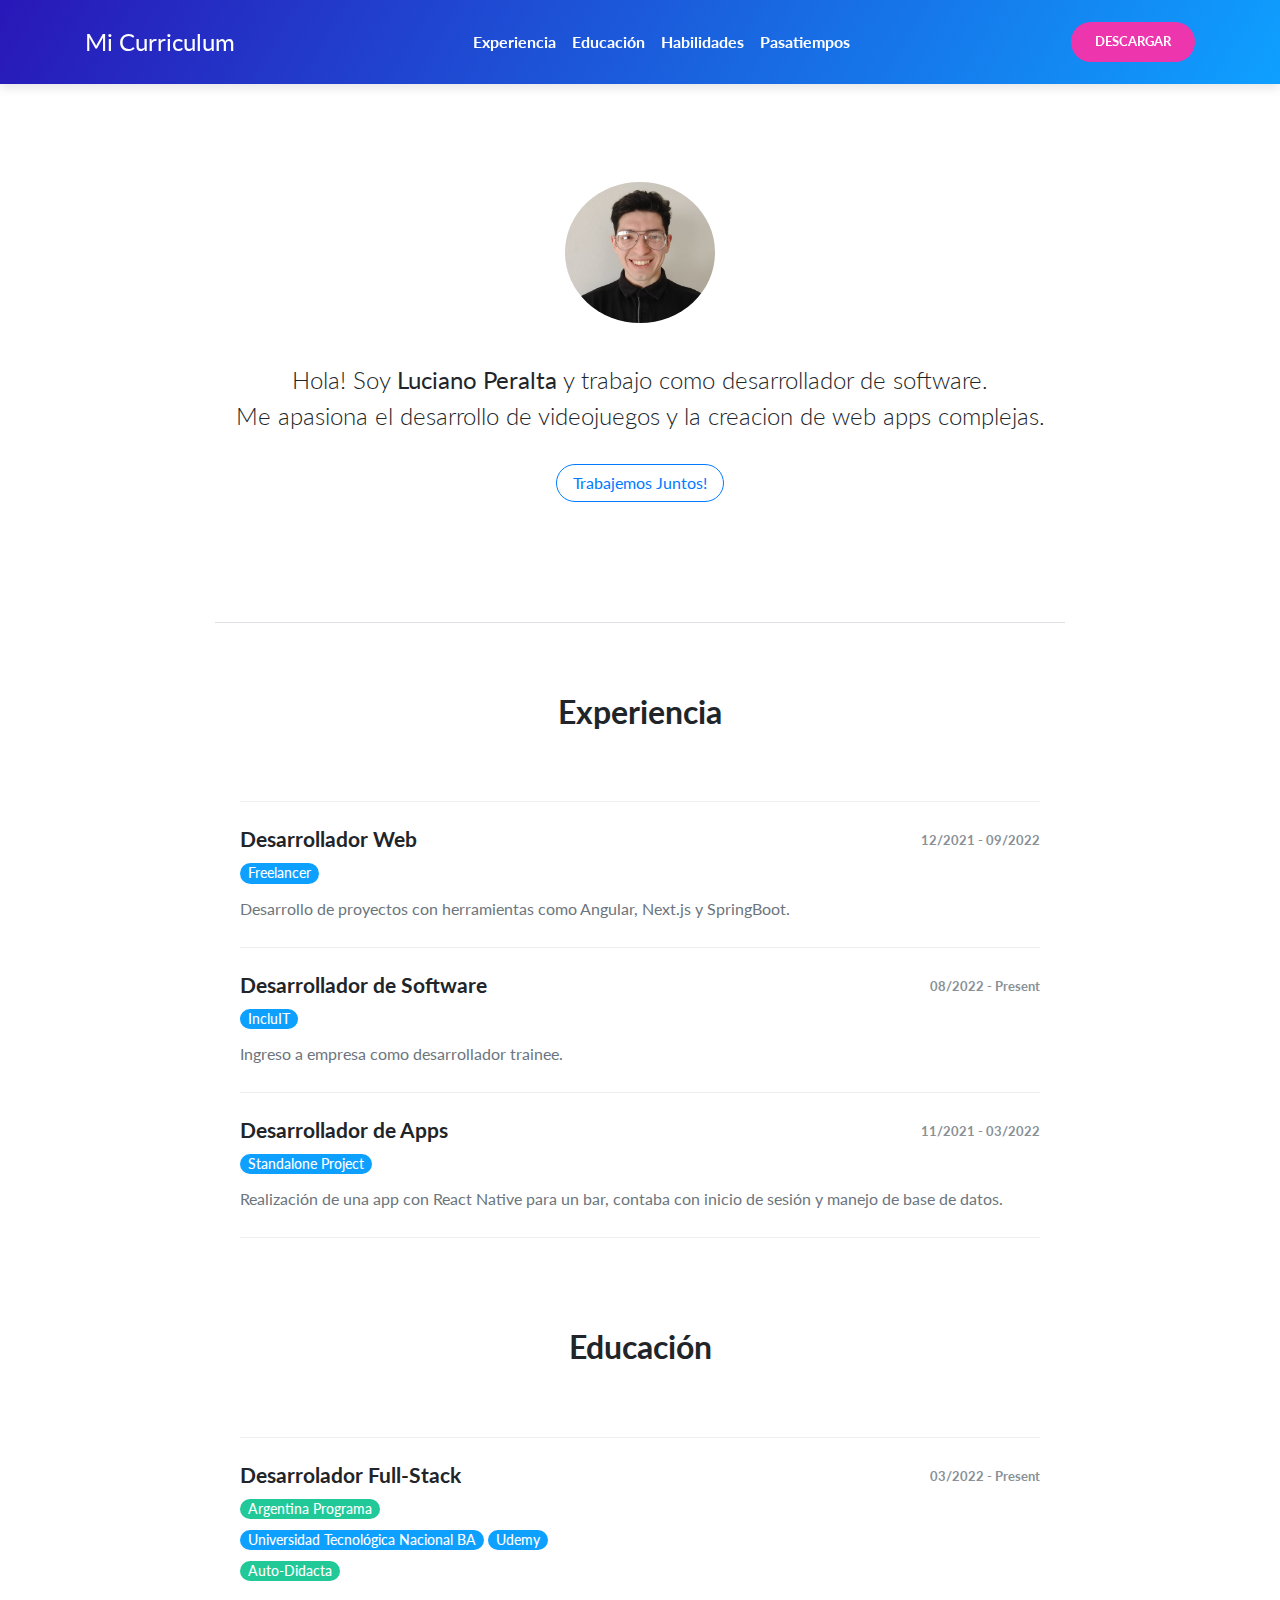
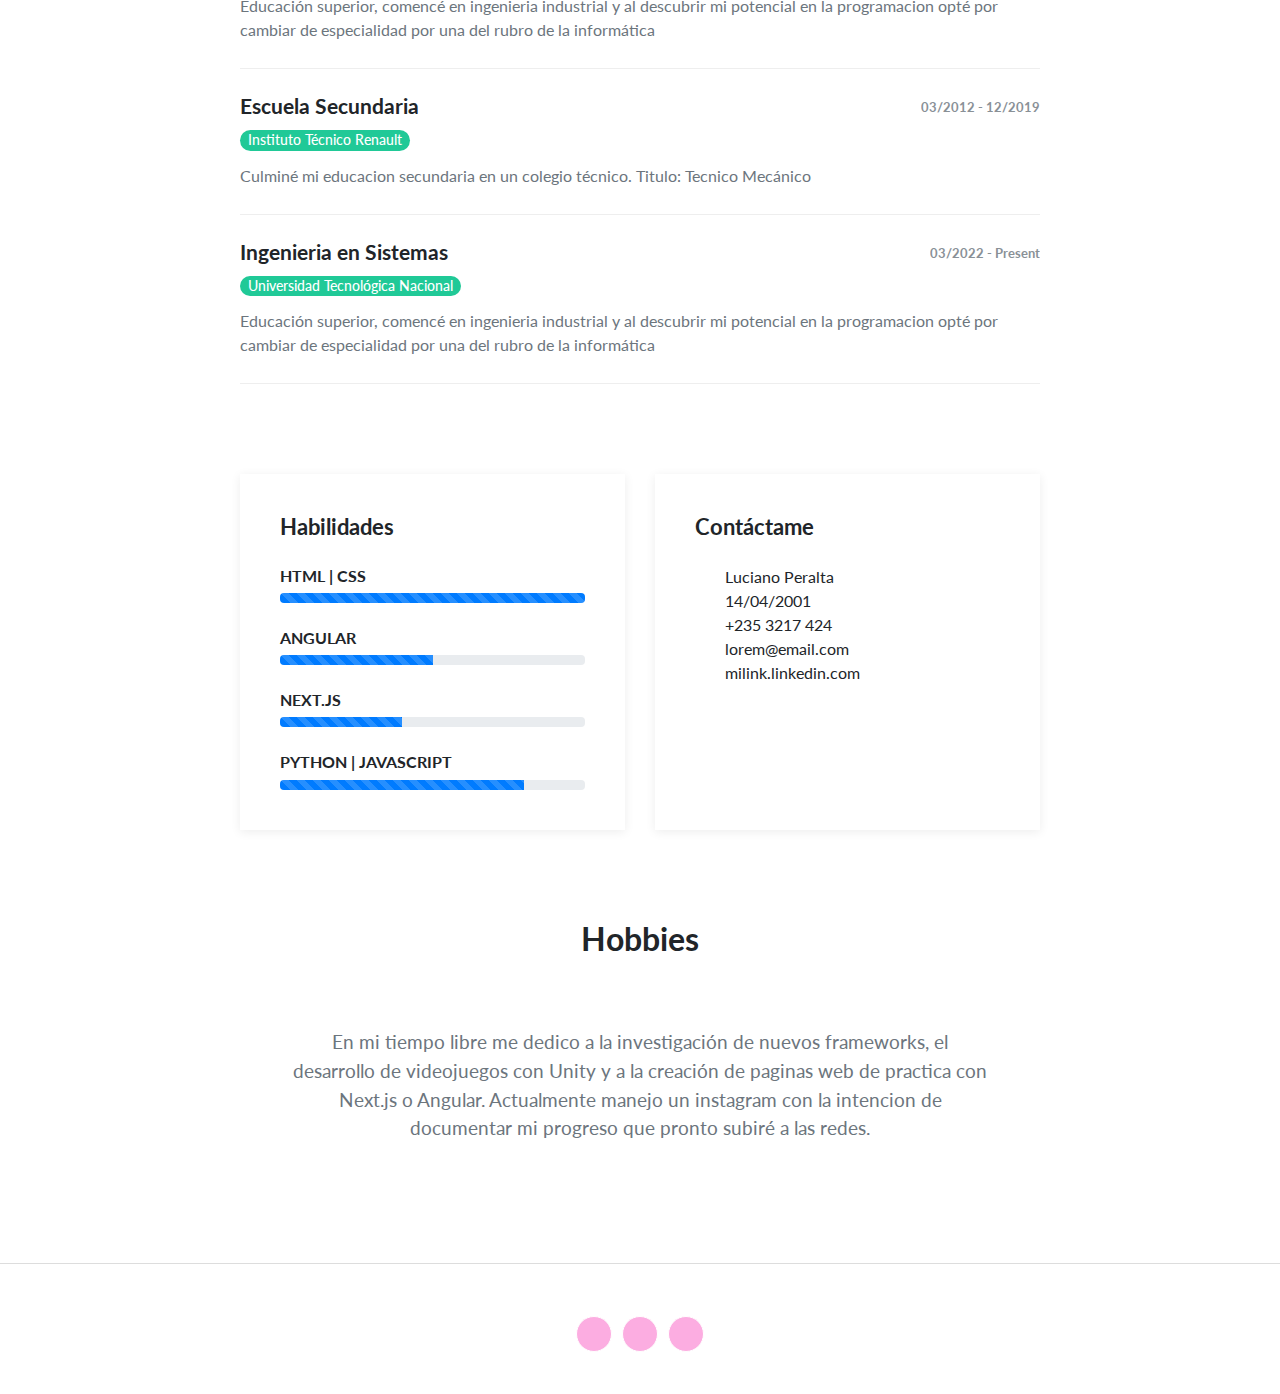
<file: index.html>
<!DOCTYPE html>
<html>
  <head>
    <meta charset="utf-8">
    <meta name="viewport" content="width=device-width, initial-scale=1">
    <title>Luciano Developer</title>
    <link rel="stylesheet" href="https://maxcdn.bootstrapcdn.com/bootstrap/4.0.0/css/bootstrap.min.css">
    <link rel="stylesheet" href="https://code.ionicframework.com/ionicons/2.0.1/css/ionicons.min.css">
    <link rel="stylesheet" type="text/css" href="style.css">
  </head>
  <body>
    <!-- Header -->
   <nav class="navbar fixed-top navbar-expand-lg navbar-dark page-navbar gradient">
      <div class="container">
        <a class="navbar-brand logo" href="#">Mi Curriculum</a>
        <button class="navbar-toggler" type="button" data-toggle="collapse" data-target="#navbarNav" aria-controls="navbarNav" aria-expanded="false" aria-label="Toggle navigation">
          <span class="navbar-toggler-icon"></span>
        </button>
        <div class="collapse navbar-collapse" id="navbarNav">
            <ul class="navbar-nav mx-auto">
              <li class="nav-item item">
                <li class="nav-item item">
                  <a class="nav-link" href="#work-experience">Experiencia</a>
                </li>
                <li class="nav-item item">
                    <a class="nav-link" href="#education">Educación</a>
                </li>
                <li class="nav-item item">
                  <a class="nav-link" href="#skills">Habilidades</a>
                </li>
                <li class="nav-item item">
                    <a class="nav-link" href="#hobbies">Pasatiempos</a>
                </li>
              </li>
            </ul>
          </div>
          <a href="#" class="btn btn-danger download-template" role="button" aria-disabled="true">Descargar</a>
      </div>
    </nav>

    <main class="page cv-page">
      <!-- Banner/Foto -->
      <section class="cv-block block-intro border-bottom">
        <div class="container">
          <div class="avatar">
            <img class="img-fluid rounded-circle" src="assets/Perfil.jpg">
          </div>
          <p>
            Hola! Soy <strong>Luciano Peralta</strong> y trabajo como desarrollador de software.
            <br>
            Me apasiona el desarrollo de videojuegos y la creacion de web apps complejas.
            </p>
          <a href="#" class="btn btn-outline-primary">Trabajemos Juntos!</a>
        </div>
      </section>

      <!-- Contenido Principal -->
      <section class="cv-block info">
        <div class="container">
          
          <!-- Experiencias -->
          <div class="work-experience group" id="work-experience">
            <h2 class="text-center">Experiencia</h2>

            <!-- Item 1 -->
            <div class="item">
              <div class="row">
                <div class="col-md-6">
                  <h3>Desarrollador Web</h3>
                  <h4 class="organization">Freelancer</h4>
                </div>
                <div class="col-md-6">
                  <time class="period">12/2021 - 09/2022</time>
                </div>
              </div>
              <p class="text-muted">Desarrollo de proyectos con herramientas como Angular, Next.js y SpringBoot.</p>
            </div>

            <!-- Item 2 -->
            <div class="item">
              <div class="row">
                <div class="col-md-6">
                  <h3>Desarrollador de Software</h3>
                  <h4 class="organization">IncluIT</h4>
                </div>
                <div class="col-md-6">
                  <time class="period">08/2022 - Present</time>
                </div>
              </div>
              <p class="text-muted">Ingreso a empresa como desarrollador trainee.</p>
            </div>

            <!-- Item 3 -->
            <div class="item">
              <div class="row">
                <div class="col-md-6">
                  <h3>Desarrollador de Apps</h3>
                  <h4 class="organization">Standalone Project</h4>
                </div>
                <div class="col-md-6">
                  <time class="period">11/2021 - 03/2022</time>
                </div>
              </div>
              <p class="text-muted">Realización de una app con React Native para un bar, contaba con inicio de sesión y manejo de base de datos.</p>
            </div>
          </div>
          <!-- Fin Experiencias -->

          <!-- Educación -->
          <div class="education group" id="education">
            <h2 class="text-center">Educación</h2>

            <!-- Item 1 -->
            <div class="item">
              <div class="row">
                <div class="col-md-6">
                  <h3>Desarrolador Full-Stack</h3>
                  <h4 class="organization">Argentina Programa</h4>
                  <h4 class="organization organizationlow">Universidad Tecnológica Nacional BA</h4>
                  <h4 class="organization organizationlow">Udemy</h4>
                  <h4 class="organization">Auto-Didacta</h4>
                </div>
                <div class="col-md-6">
                  <time class="period">03/2022 - Present</time>
                </div>
              </div>
              <p class="text-muted">
                Educación superior, comencé en ingenieria industrial y al descubrir mi potencial en la programacion
                opté por cambiar de especialidad por una del rubro de la informática
              </p>
            </div>

            <!-- Item 2 -->
            <div class="item">
              <div class="row">
                <div class="col-md-6">
                  <h3>Escuela Secundaria</h3>
                  <h4 class="organization">Instituto Técnico Renault</h4>
                </div>
                <div class="col-md-6">
                  <time class="period">03/2012 - 12/2019</time>
                </div>
              </div>
              <p class="text-muted">Culminé mi educacion secundaria en un colegio técnico. Titulo: Tecnico Mecánico</p>
            </div>
            
            <!-- Item 3 -->
            <div class="item">
              <div class="row">
                <div class="col-md-6">
                  <h3>Ingenieria en Sistemas</h3>
                  <h4 class="organization">Universidad Tecnológica Nacional</h4>
                </div>
                <div class="col-md-6">
                  <time class="period">03/2022 - Present</time>
                </div>
              </div>
              <p class="text-muted">
                Educación superior, comencé en ingenieria industrial y al descubrir mi potencial en la programacion
                opté por cambiar de especialidad por una del rubro de la informática
              </p>
            </div>

          </div>
          <!-- Fin Educación -->
          
          <!-- Habilidades -->
          <div class="group" id="skills">
            <div class="row">

              <!-- Card 1 -->
              <div class="col-md-6">
                <div class="skills info-card">
                  <h2>Habilidades</h2>

                  <!-- Barra 1 -->
                  <h3><i class="ion-social-html5"></i> HTML | CSS <i class="ion-social-css3"></i></h3>
                  <div class="progress">
                    <div 
                      class="progress-bar progress-bar-striped progress-bar-animated" 
                      role="progressbar" 
                      aria-valuenow="70"
                      aria-valuemin="0" 
                      aria-valuemax="100" 
                      style="width:100%"
                    >
                    </div>
                  </div>

                  <!-- Barra 2 -->
                  <h3><i class="ion-social-angular"></i> ANGULAR</h3>
                  <div class="progress">
                    <div 
                      class="progress-bar progress-bar-striped progress-bar-animated" 
                      role="progressbar" 
                      aria-valuenow="70"
                      aria-valuemin="0" 
                      aria-valuemax="100" 
                      style="width:50%"
                    >
                    </div>
                  </div>

                  <!-- Barra 3 -->
                  <h3><i class="ion-social-javascript"></i> NEXT.JS</h3>
                  <div class="progress">
                    <div 
                      class="progress-bar progress-bar-striped progress-bar-animated" 
                      role="progressbar" 
                      aria-valuenow="70"
                      aria-valuemin="0" 
                      aria-valuemax="100" 
                      style="width: 40%"
                    >
                    </div>
                  </div>

                  <!-- Barra 4 -->
                  <h3><i class="ion-social-python"></i> PYTHON | JAVASCRIPT <i class="ion-social-javascript"></i></h3>
                  <div class="progress">
                    <div 
                    class="progress-bar progress-bar-striped progress-bar-animated" 
                    role="progressbar" 
                    aria-valuenow="70"
                    aria-valuemin="0" 
                    aria-valuemax="100" 
                    style="width: 80%">
                    </div>
                  </div>
                </div>
              </div>

              <!-- Card 2 -->
              <div class="col-md-6">
                <div class="contact-info info-card">
                  <h2>Contáctame</h2>
                  
                  <!-- Fila 1 -->
                  <div class="row">
                    <div class="col-1">
                        <i class="ion-person icon"></i>
                    </div>
                    <div class="col-9">
                      <span>Luciano Peralta</span>
                    </div>
                  </div>
                  
                  <!-- Fila 2 -->
                  <div class="row">
                    <div class="col-1">
                      <i class="ion-android-calendar icon"></i>
                    </div>
                    <div class="col-9">
                      <span>14/04/2001</span>
                    </div>
                  </div>
                  
                  <!-- Fila 3 -->
                  <div class="row">
                    <div class="col-1">
                      <i class="ion-ios-telephone icon"></i>
                    </div>
                    <div class="col-9">
                      <span>+235 3217 424</span>
                    </div>
                  </div>
                  
                  <!-- Fila 4 -->
                  <div class="row">
                    <div class="col-1">
                      <i class="ion-at icon"></i>
                    </div>
                    <div class="col-9">
                      <span>lorem@email.com</span>
                    </div>
                  </div>

                  <!-- Fila 5 -->
                  <div class="row">
                    <div class="col-1">
                      <i class="ion-social-linkedin icon"></i>
                    </div>
                    <div class="col-9">
                      <span>milink.linkedin.com</span>
                    </div>
                  </div>
                
                </div>
              </div>
            </div>
          </div>
          <!-- Fin Habilidades -->

          <!-- Hobbies -->
          <div class="hobbies group" id="hobbies">
            <h2 class="text-center">Hobbies</h2>
            <p class="text-center text-muted">
              En mi tiempo libre me dedico a la investigación de nuevos frameworks,
               el desarrollo de videojuegos con Unity y a la creación de paginas web
                de practica con Next.js o Angular.
              Actualmente manejo un instagram con la intencion de documentar mi progreso que
              pronto subiré a las redes.
            </p>
          </div>
          <!-- Fin Hobbies -->

        </div>
      </section>
      <!-- Fin Contenido Principal -->

      <!-- Footer -->
      <footer class="page-footer">
        <div class="container">
          <div class="social-icons">
            <a href="#"><i class="ion-social-facebook" title="Facebook"></i></a>
            <a href="#"><i class="ion-social-instagram-outline" title="Instagram"></i></a>
            <a href="#"><i class="ion-social-twitter" title="Twitter"></i></a>
          </div>
        </div>
      </footer>
      <!-- Fin Footer -->

    </main>
  </body>

  <script src="https://code.jquery.com/jquery-3.2.1.min.js"></script>
  <script src="https://maxcdn.bootstrapcdn.com/bootstrap/4.0.0/js/bootstrap.min.js"></script>
  <script src="/index.js"></script>
</html>
</file>
<file: style.css>
@import url("https://fonts.googleapis.com/css?family=Lato:300,400");

body{
    font-family: 'Lato', sans-serif;
}

.page-navbar.navbar{
    box-shadow: 0 4px 10px rgba(0, 0, 0, 0.1);
}

.page-navbar .navbar-nav .nav-item a{
    font-weight: bold;
}

.page-navbar.navbar-dark .navbar-nav .nav-link {
    color: #fff;
}

.page-navbar .logo{
    font-size: 1.5rem;
}

.page-navbar.fixed-top + .page{
    padding-top: 62px;
}

.download-template{
    color: #fff;
    background-color: #ed36ad;
    border: none;
    font-weight: bold;
    text-transform: uppercase;
    font-size: 13px;
    padding: 10px 24px;
    border-radius: 40px;
}

.download-template:hover{
    background-color: #fb5ec4;
}

.gradient{
    background: linear-gradient(120deg, #2917b8, #0ea0ff);
    color: #fff !important;
}

.cv-block{
    padding-bottom: 60px;
    padding-top: 60px;
}

.cv-block.block-intro{
    text-align: center;
    max-width: 850px;
    margin: auto;
}

.cv-block.block-intro .about-me{
    max-width: 800px;
    margin: auto;
}

.cv-block.block-intro p{
    font-size: 1.5em;
    font-weight: 300;
    margin-bottom: 30px;
}

.cv-block.block-intro .btn {
  padding: 0.375rem 1rem;
  border-radius: 2em;
 }

.cv-block.block-intro .avatar{
    width: 150px;
    height: 150px;
    background-size: cover;
    background-repeat: no-repeat;
    margin: auto;
    border-radius: 100px;
    margin-bottom: 30px;
}

.cv-block.info{
    padding-top: 70px;
}

.cv-block.info h2{
    font-weight: bold;
    margin-bottom: 70px;
}

.cv-block.info h3{
    font-size: 1.3rem;
}

.cv-block.info .group{
    max-width: 800px;
    margin: auto;
}

.cv-block.info .group:not(:first-child){
    margin-top: 90px;
}

.cv-block.info .group .period{
    font-size: 0.8rem;
    float: none;
    font-weight: bold;
    margin-top: 4px;
    color: #6c757d;
    opacity: 0.8;
}

.cv-block.info .group .organization{
    font-size: 0.85em;
    background-color: #0ea0ff;
    display: inline-block;
    color: #fff;
    padding: 2px 8px;
    border-radius: 2em;
}

.cv-block.info .education.group .organization{
    background-color: #20c997; 
}

.cv-block.info .education.group .organizationlow{
    background-color: #0ea0ff; 
}
.cv-block.info .group .item{
    padding-bottom: 10px;
    margin-bottom: 25px;
    border-bottom: 1px solid #eee;
}

.cv-block.info .group h2 + .item{
    padding-top:25px;
    border-top: 1px solid #eee;
}

.cv-block.info .group .item .row{
    margin-bottom: 5px;
}

.cv-block.info .work-experience h3,
.cv-block.info .education h3{
    font-weight: bold;
}

.cv-block .info-card{
    padding: 40px;
    box-shadow: 0px 2px 10px rgba(0, 0, 0, 0.075);
    height: 100%;
}

.cv-block .info-card h2{
    margin-top: 0;
    margin-bottom: 24px !important;
    font-size: 1.4rem;
}

.cv-block .info-card.skills h3{
    margin-top: 25px;
    font-size: 1rem;
    font-weight: bold;
}

.cv-block .info-card.skills .progress{
    height: 10px;
}

.cv-block .info-card.contact-info .icon{
    font-size: 1.3em;
    color: #0ea0ff;
    position: relative;
    bottom: 4px;
}

.cv-block.info .hobbies p{
    max-width: 700px;
    margin: auto;
    font-size: 1.2em;
}

.page-footer{
    padding-top: 32px;
    border-top: 1px solid #ddd;
    text-align: center;
    padding-bottom: 20px;
}

.page-footer a{
    display: inline-block;
    margin: 0px 10px;
    color: #282b2d;
    font-size: 18px;
}

.page-footer .links{
    display: inline-block;
}

.page-footer .social-icons{
    margin-top: 20px;
    margin-bottom: 16px;
}

.page-footer .social-icons a{
    font-size: 18px;
    margin: 0 3px;
    color: #ffffff;
    border: 1px solid;
    opacity: 0.5;
    border-radius: 50%;
    width: 36px;
    display: inline-block;
    height: 36px;
    text-align: center;
    background-color: #fb5ec4;
    line-height: 34px;
}

.page-footer .social-icons a:hover{
    opacity: 1;
}

@media (min-width: 768px) {

    .cv-block {
        padding-bottom: 120px;
        padding-top: 120px; 
    }

    .cv-block.info .group .period {
        float: right; 
    }
}

@media (min-width: 576px){
    .navbar {
        padding-top: 1.2rem;
        padding-bottom:1.2rem;
    }

    .portfolio-navbar.fixed-top + .page{
        padding-top: 6rem;
    }
}
</file>
